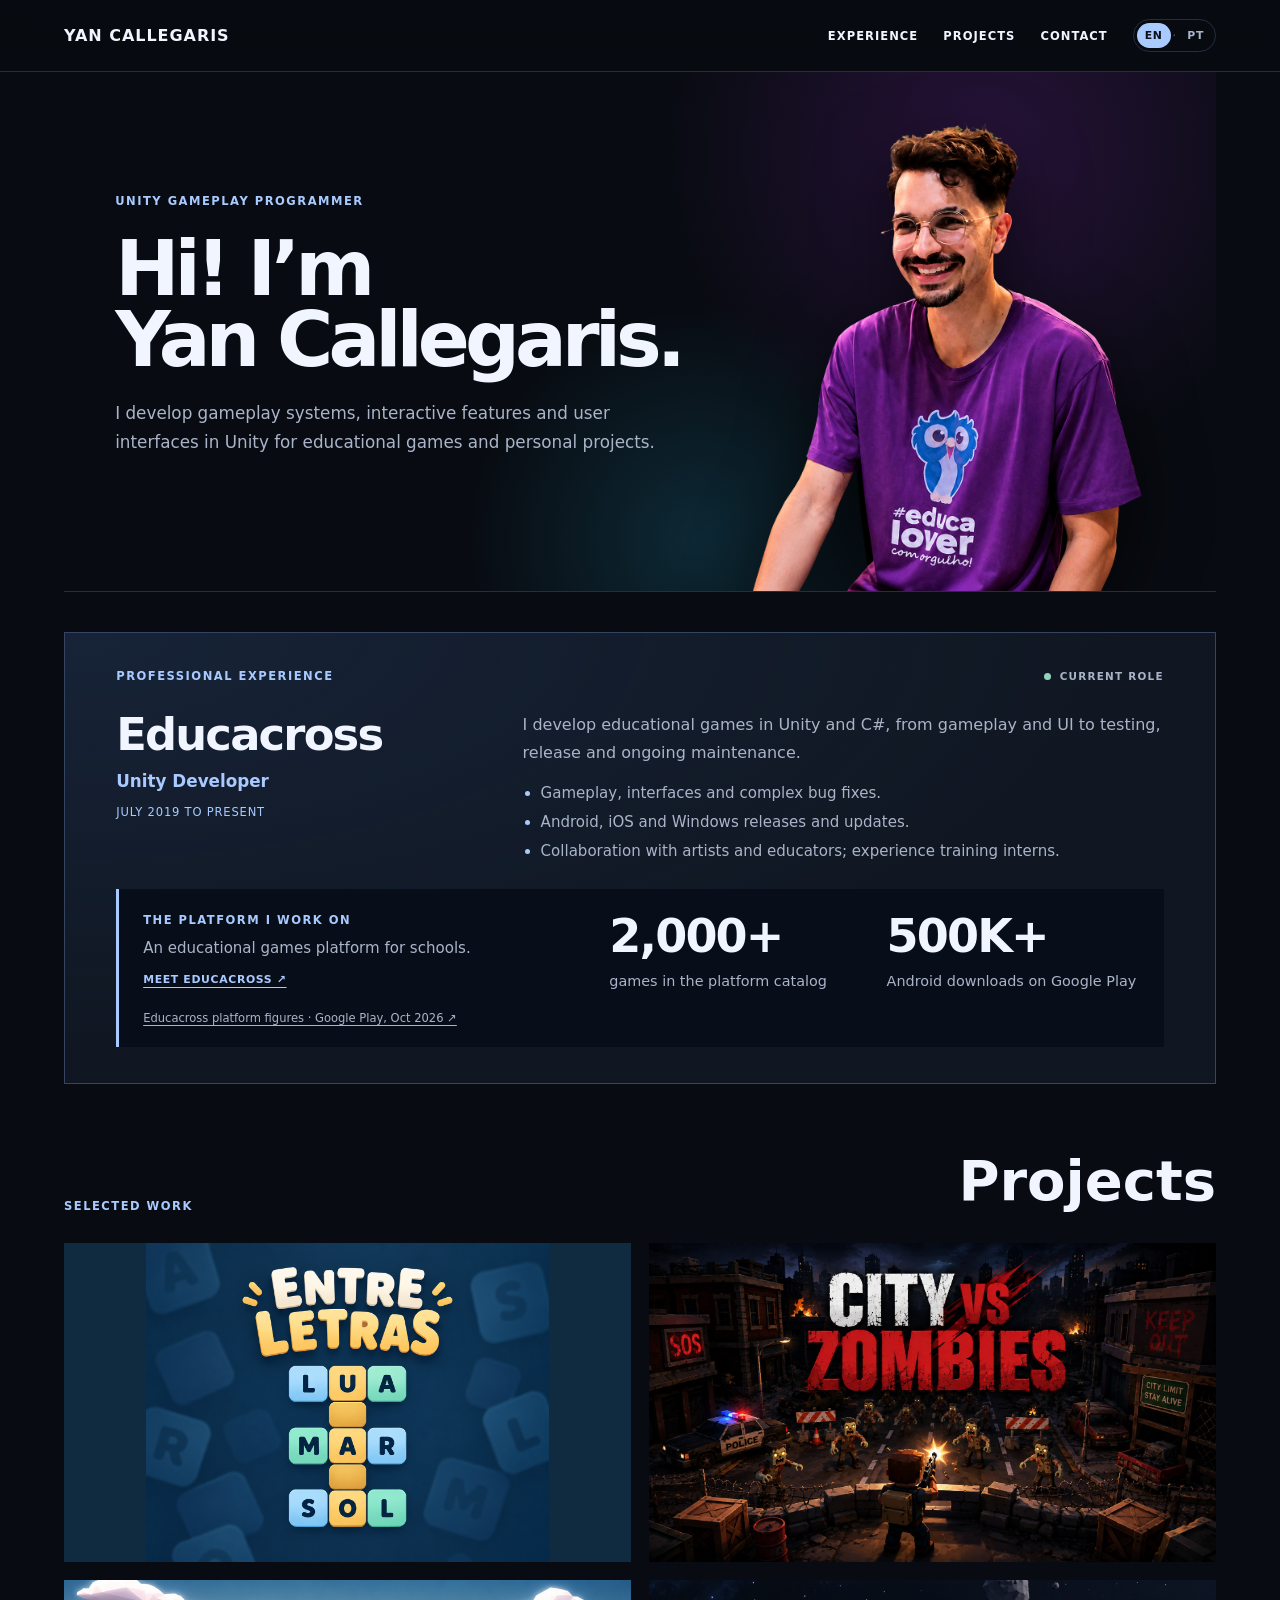
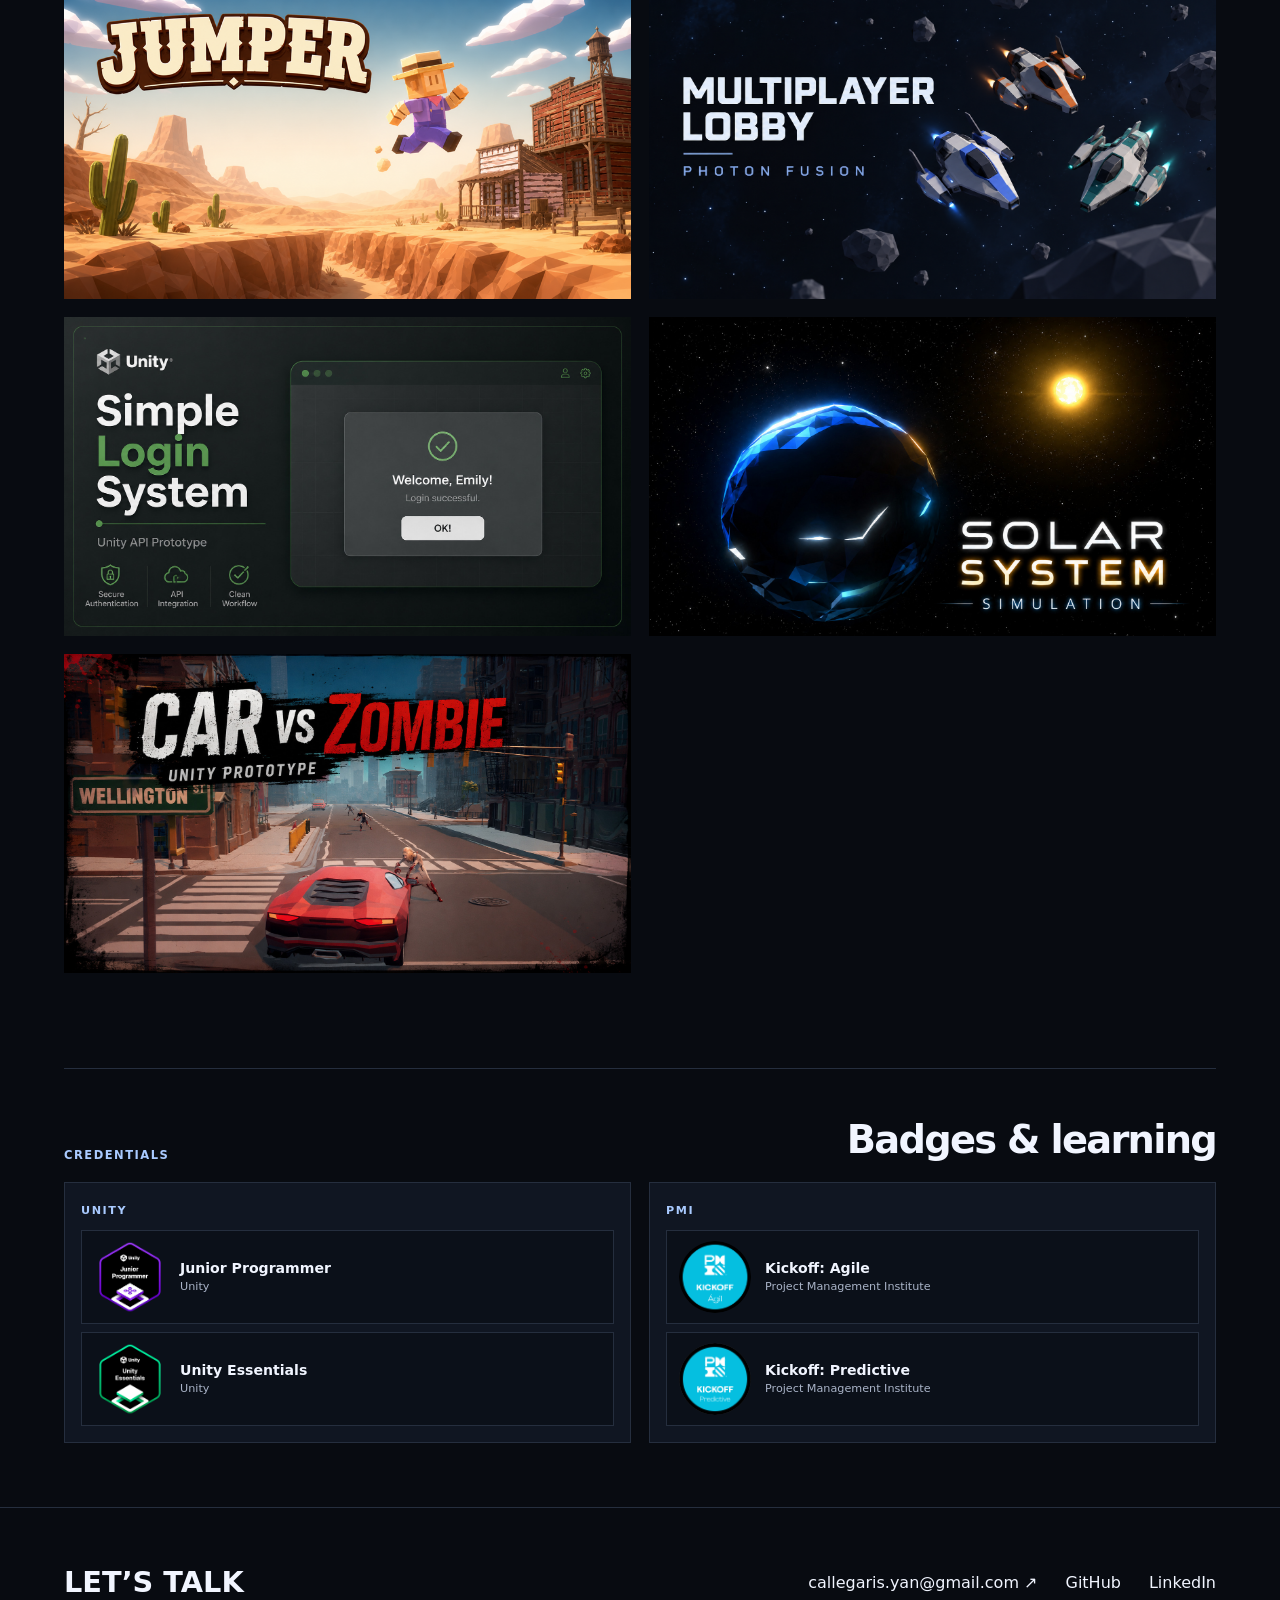
<file: index.html>
<!doctype html>
<html lang="en">
<head>
  <meta charset="utf-8">
  <meta name="viewport" content="width=device-width,initial-scale=1">
  <title>Yan Callegaris | Unity Gameplay Programmer</title>
  <link rel="stylesheet" href="style.css">
  <link rel="stylesheet" href="experience.css?v=3">
  <link rel="stylesheet" href="badges.css?v=07a7665">
  <link rel="stylesheet" href="city-project.css?v=8">
</head>
<body>
<header class="top">
  <a class="brand" href="index.html">YAN CALLEGARIS</a>
  <nav>
    <a href="#experience" data-i18n="navExperience">EXPERIENCE</a>
    <a href="#work" data-i18n="navProjects">PROJECTS</a>
    <a href="#contact" data-i18n="navContact">CONTACT</a>
    <div class="lang" role="group" aria-label="Language selector"><button type="button" data-language="en" aria-label="View in English">EN</button><b>·</b><button type="button" data-language="pt" aria-label="Ver em português">PT</button></div>
  </nav>
</header>
<main>
  <section class="intro">
    <div class="intro-copy"><span class="kicker" data-i18n="kicker">UNITY GAMEPLAY PROGRAMMER</span><h1 data-i18n="heroTitle">Hi! I’m<br>Yan Callegaris.</h1><p data-i18n="heroBody">I develop gameplay systems, interactive features and user interfaces in Unity for educational games and personal projects.</p></div>
    <img src="images/profile-cutout.png" alt="Yan Callegaris">
  </section>
  <section id="experience" class="career" aria-labelledby="career-title">
    <header class="career-heading"><span class="section-label" data-i18n="careerLabel">PROFESSIONAL EXPERIENCE</span><span class="career-status" data-i18n="currentRole">CURRENT ROLE</span></header>
    <div class="career-intro">
      <div><h2 id="career-title">Educacross</h2><p class="career-position" data-i18n="careerRole">Unity Developer</p><p class="career-tenure" data-i18n="careerPeriod">JULY 2019 TO PRESENT</p></div>
      <div class="career-summary"><p data-i18n="careerBrief">I develop educational games in Unity and C#, from gameplay and UI to testing, release and ongoing maintenance.</p><ul class="career-highlights"><li data-i18n="careerFocusQuality">Gameplay, interfaces and complex bug fixes.</li><li data-i18n="careerFocusDelivery">Android, iOS and Windows releases and updates.</li><li data-i18n="careerFocusTeam">Collaboration with artists and educators; experience training interns.</li></ul></div>
    </div>
    <aside class="career-scale" aria-labelledby="scale-title">
      <div><span class="section-label" id="scale-title" data-i18n="scaleLabel">THE PLATFORM I WORK ON</span><p data-i18n="scaleBrief">An educational games platform for schools.</p><a class="career-site" href="https://educacross.com.br/" target="_blank" rel="noreferrer" data-i18n="careerLink">MEET EDUCACROSS ↗</a></div>
      <div class="career-metrics"><div><strong data-i18n="scaleGamesNumber">2,000+</strong><span data-i18n="scaleGames">games in the platform catalog</span></div><div><strong data-i18n="scaleDownloadsNumber">500K+</strong><span data-i18n="scaleDownloads">Android downloads on Google Play</span></div></div>
      <a class="career-source" href="https://play.google.com/store/apps/details?id=com.CrossReality.EducaCrossMatematica" target="_blank" rel="noreferrer" data-i18n="scaleSourceBrief">Educacross platform figures · Google Play, Oct 2026 ↗</a>
    </aside>
  </section>
  <section id="work" class="work"><div class="work-heading"><span class="section-label" data-i18n="selectedWork">SELECTED WORK</span><h2 data-i18n="projectsTitle">Projects</h2></div>
    <div class="gallery">
      <article class="cover feature-cover contain-cover">
        <a class="feature-cover-main" href="project.html?id=crossword" aria-label="Entre Letras"><img src="images/projects/entre-letras.png" alt="Entre Letras"></a>
        <div class="feature-cover-content">
          <div><b data-project-title="crossword">Entre Letras</b><small data-project-short="crossword">Crossword puzzle · Unity / C#</small></div>
          <div class="feature-cover-actions"><a href="project.html?id=crossword" data-i18n="viewProject">VIEW PROJECT</a><a class="feature-play" href="https://yancallegaris.itch.io/entre-letras" target="_blank" rel="noreferrer" data-i18n="playGameShort">PLAY GAME ↗</a></div>
        </div>
      </article>
      <article class="cover feature-cover">
        <a class="feature-cover-main" href="project.html?id=zombie" aria-label="View City vs Zombies project"><img src="images/projects/city-vs-zombies.jpg" alt="City vs Zombies"></a>
        <div class="feature-cover-content">
          <div><b data-project-title="zombie">City vs Zombies</b><small data-project-short="zombie">Arcade survival · Unity / C#</small></div>
          <div class="feature-cover-actions"><a href="project.html?id=zombie" data-i18n="viewProject">VIEW PROJECT</a><a class="feature-play" href="https://yancallegaris.itch.io/city-vs-zombies" target="_blank" rel="noreferrer" data-i18n="playGameShort">PLAY GAME ↗</a></div>
        </div>
      </article>
      <a class="cover" href="project.html?id=jumper" aria-label="View Jumper project"><img src="images/projects/jumper.png" alt="Jumper"><span><b data-project-title="jumper">Jumper</b><small data-project-short="jumper">Arcade platformer · Unity / C#</small></span></a>
      <a class="cover" href="project.html?id=lobby" aria-label="Multiplayer Lobby"><img src="images/projects/lobby-spaceships.png" alt="Multiplayer Lobby · Photon Fusion"><span><b data-project-title="lobby">Multiplayer Lobby</b><small data-project-short="lobby">Photon Fusion · Shared Mode</small></span></a>
      <a class="cover" href="project.html?id=login"><img src="images/projects/login.jpg" alt="Simple Login System"><span><b data-project-title="login">Simple Login System</b><small data-project-short="login">UI · API · Authentication</small></span></a>
      <a class="cover" href="project.html?id=solar"><img src="images/projects/solar.jpg" alt="Solar System Simulation"><span><b data-project-title="solar">Solar System Simulation</b><small data-project-short="solar">Unity 3D · Simulation</small></span></a>
      <a class="cover" href="project.html?id=car"><img src="images/projects/car.jpg" alt="Car vs Zombie"><span><b data-project-title="car">Car vs Zombie</b><small data-project-short="car">Driving · Survival</small></span></a>
    </div>
  </section>
  <section class="credentials" id="credentials">
    <div class="credentials-heading"><span class="section-label" data-i18n="credentialsLabel">CREDENTIALS</span><h2 data-i18n="credentialsTitle">Badges &amp; learning</h2></div>
    <div class="badge-groups">
      <div class="badge-group">
        <span class="badge-issuer">UNITY</span>
        <div class="badge-row">
          <article class="badge-card"><img src="images/badges/unity-junior-programmer.png" alt="Unity Junior Programmer badge"><h3>Junior Programmer</h3><small>Unity</small></article>
          <article class="badge-card"><img src="images/badges/unity-essentials.png" alt="Unity Essentials badge"><h3>Unity Essentials</h3><small>Unity</small></article>
        </div>
      </div>
      <div class="badge-group">
        <span class="badge-issuer">PMI</span>
        <div class="badge-row">
          <article class="badge-card pmi"><img src="images/badges/pmi-kickoff-agile.png" alt="PMI Kickoff Agile badge"><h3>Kickoff: Agile</h3><small>Project Management Institute</small></article>
          <article class="badge-card pmi"><img src="images/badges/pmi-kickoff-predictive.png" alt="PMI Kickoff Predictive badge"><h3>Kickoff: Predictive</h3><small>Project Management Institute</small></article>
        </div>
      </div>
    </div>
  </section>
</main>
<footer id="contact"><b data-i18n="letsTalk">LET’S TALK</b><a href="mailto:callegaris.yan@gmail.com">callegaris.yan@gmail.com ↗</a><a href="https://github.com/YanCallegaris">GitHub</a><a href="https://www.linkedin.com/in/yan-falc%C3%A3o-callegaris-57275014b/">LinkedIn</a></footer>
<script src="i18n.js?v=16"></script>
</body>
</html>
</file>
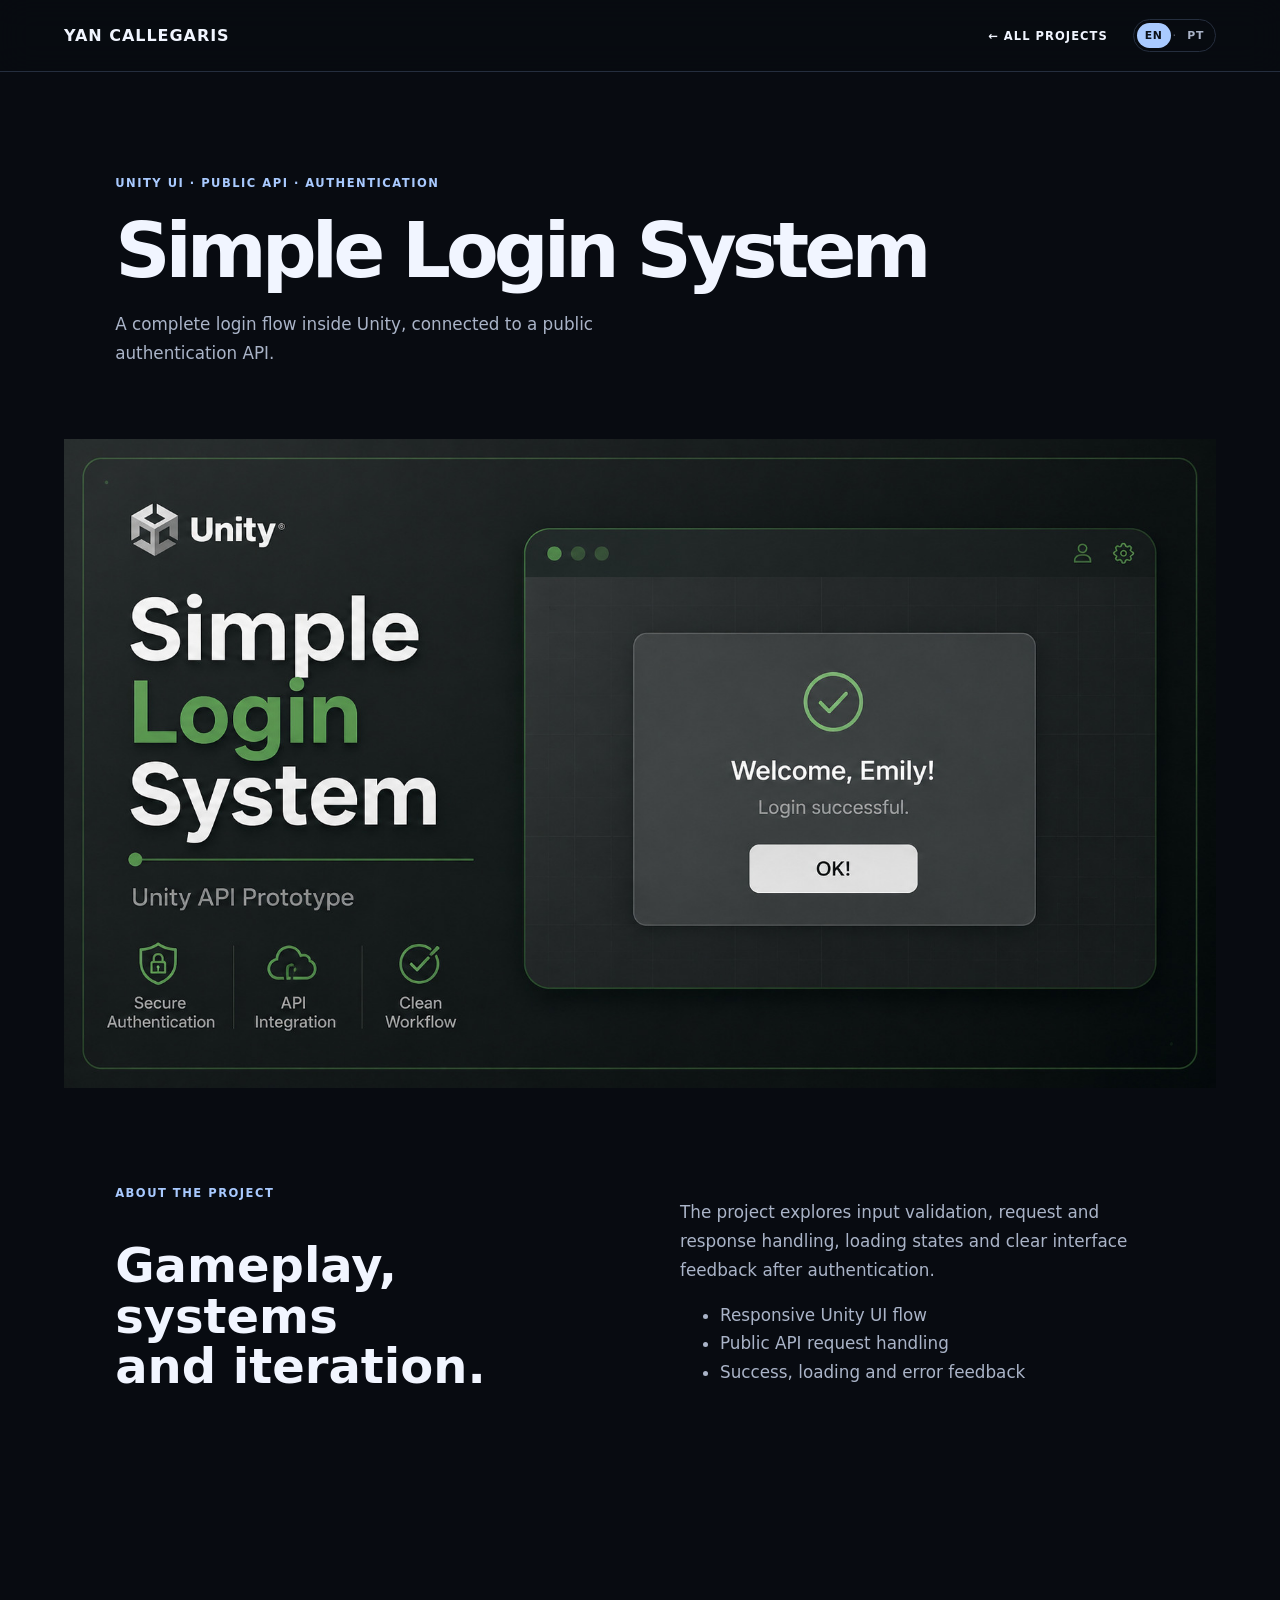
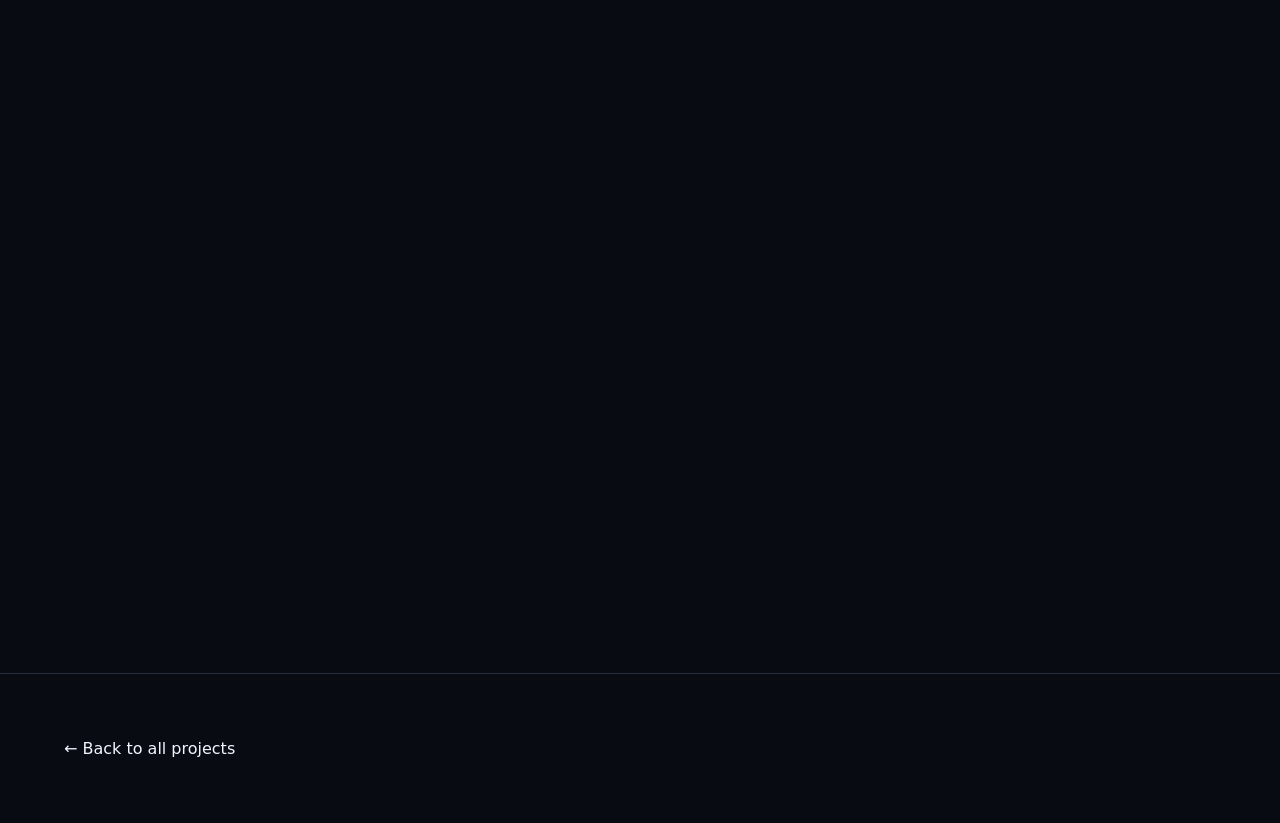
<file: project.html>
<!doctype html>
<html lang="en">
<head>
  <meta charset="utf-8">
  <meta name="viewport" content="width=device-width,initial-scale=1">
  <title>Project | Yan Callegaris</title>
  <link rel="stylesheet" href="style.css">
  <link rel="stylesheet" href="city-project.css?v=8">
</head>
<body>
<header class="top">
  <a class="brand" href="index.html">YAN CALLEGARIS</a>
  <nav><a href="index.html#work" data-i18n="allProjects">← ALL PROJECTS</a><div class="lang" role="group" aria-label="Language selector"><button type="button" data-language="en" aria-label="View in English">EN</button><b>·</b><button type="button" data-language="pt" aria-label="Ver em português">PT</button></div></nav>
</header>
<main class="detail" id="detail"></main>
<footer><a href="index.html#work" data-i18n="backProjects">← Back to all projects</a></footer>
<script src="i18n.js?v=16"></script>
<script src="projects.js?v=13"></script>
</body>
</html>
</file>
<file: style.css>
:root{--bg:#080b11;--panel:#101622;--text:#f1f5ff;--muted:#aab4c8;--line:#252e3e;--accent:#a9caff}*{box-sizing:border-box}html{scroll-behavior:smooth}body{margin:0;background:var(--bg);color:var(--text);font-family:Inter,system-ui,sans-serif}a{color:inherit;text-decoration:none}.top{height:72px;padding:0 max(5vw,28px);display:flex;align-items:center;justify-content:space-between;border-bottom:1px solid var(--line);position:sticky;top:0;background:#080b11e8;backdrop-filter:blur(16px);z-index:10}.brand{font-weight:850;letter-spacing:.06em}.top nav{display:flex;align-items:center;gap:25px;font-size:.72rem;font-weight:750;letter-spacing:.09em}.top nav a:hover{color:var(--accent)}.lang{border:1px solid var(--line);border-radius:50px;padding:3px;display:flex;align-items:center;gap:2px;color:var(--muted)}.lang b{font-weight:400;opacity:.45}.lang button{appearance:none;border:0;border-radius:50px;background:transparent;color:inherit;font:inherit;font-size:.68rem;font-weight:800;letter-spacing:.06em;padding:6px 8px;cursor:pointer;transition:background .2s ease,color .2s ease}.lang button:hover{color:var(--text)}.lang button.active{background:var(--accent);color:#0b1019}.lang button:focus-visible{outline:2px solid var(--accent);outline-offset:2px}main{width:min(1180px,90vw);margin:auto}.intro{height:520px;display:grid;grid-template-columns:1.1fr .9fr;align-items:end;overflow:hidden;border-bottom:1px solid var(--line);background:radial-gradient(circle at 80% 15%,#66228b55,transparent 32%),radial-gradient(circle at 55% 90%,#176a8350,transparent 30%)}.intro-copy{align-self:center;padding-left:4vw;max-width:650px}.kicker,.section-label,.detail-hero span{color:var(--accent);font-size:.72rem;font-weight:800;letter-spacing:.13em}.intro h1,.detail-hero h1{font-size:clamp(3.2rem,6vw,6.4rem);line-height:.93;letter-spacing:-.065em;margin:24px 0}.intro p,.detail-hero p{font-size:1.05rem;line-height:1.7;color:var(--muted);max-width:600px}.intro img{width:100%;height:100%;object-fit:contain;object-position:center bottom;filter:drop-shadow(0 25px 35px #0009)}.experience{display:grid;grid-template-columns:.5fr 1.7fr auto;gap:30px;align-items:center;padding:48px 4vw;border-bottom:1px solid var(--line)}.experience h2{margin:0 0 8px}.experience p{margin:0;color:var(--muted)}.experience>a{font-size:.75rem;font-weight:800;letter-spacing:.08em}.work{padding:95px 0}.work-heading{display:flex;align-items:end;justify-content:space-between;margin-bottom:30px}.work h2{font-size:3.5rem;margin:8px 0 0}.gallery{display:grid;grid-template-columns:repeat(2,1fr);gap:18px}.cover{aspect-ratio:16/9;position:relative;overflow:hidden;background:var(--panel)}.cover img{width:100%;height:100%;object-fit:cover;transition:transform .5s ease,filter .5s ease}.cover span{position:absolute;inset:auto 0 0;padding:50px 24px 22px;background:linear-gradient(transparent,#05070be8);transform:translateY(16px);opacity:0;transition:.28s ease}.cover b{display:block;font-size:1.35rem}.cover small{display:block;margin-top:7px;color:#d2d9e8;letter-spacing:.06em}.cover:hover img{transform:scale(1.035);filter:brightness(.75)}.cover:hover span{transform:none;opacity:1}footer{min-height:150px;padding:40px max(5vw,28px);border-top:1px solid var(--line);display:flex;align-items:center;gap:28px;flex-wrap:wrap}footer b{margin-right:auto;font-size:1.8rem}.detail{padding-bottom:100px}.detail-hero{padding:100px 4vw 55px}.detail-hero h1{max-width:850px}.play-link{display:inline-flex;margin-top:20px;padding:14px 20px;border:1px solid var(--accent);background:var(--accent);color:#0b1019;font-size:.75rem;font-weight:850;letter-spacing:.08em;transition:transform .2s ease,box-shadow .2s ease}.play-link:hover{transform:translateY(-2px);box-shadow:0 10px 30px #a9caff2b}.detail-cover{width:100%;max-height:680px;object-fit:cover}.case{display:grid;grid-template-columns:1fr 1fr;gap:80px;padding:90px 4vw}.case h2{font-size:3rem;line-height:1.05}.case p,.case li{color:var(--muted);font-size:1.05rem;line-height:1.7}.video{aspect-ratio:16/9}.video iframe{width:100%;height:100%;border:0}@media(max-width:720px){.top{height:auto;min-height:72px}.top nav{gap:10px}.top nav a:nth-child(2),.top nav a:nth-child(3){display:none}.intro{height:auto;grid-template-columns:1fr}.intro-copy{padding:70px 24px 0}.intro img{height:380px}.experience{grid-template-columns:1fr}.gallery{grid-template-columns:1fr}.cover span{opacity:1;transform:none}.case{grid-template-columns:1fr;gap:20px}.work{padding-top:65px}.detail-hero{padding-top:65px}}
</file>
<file: experience.css>
.career{margin-top:40px;padding:36px 4vw;border:1px solid #354460;scroll-margin-top:90px;background:radial-gradient(ellipse at 0 0,#243b6355,transparent 65%),#101722}
.career-tenure{margin-top:24px;color:var(--accent);font-size:.72rem;line-height:1.7;letter-spacing:.07em}
.career-scale{margin-top:26px;padding:20px 24px;background:#080e19;border-left:3px solid var(--accent);display:grid;grid-template-columns:1fr 1.2fr;gap:16px 24px}
.career-scale p{color:var(--muted);line-height:1.7;margin-bottom:0}
.career-metrics{display:grid;grid-template-columns:1fr 1fr;gap:24px;align-items:center}
.career-metrics strong{display:block;font-size:clamp(2rem,3.6vw,3rem);letter-spacing:-.04em;color:var(--text)}
.career-metrics span{display:block;font-size:.9rem;line-height:1.5;color:var(--muted);margin-top:8px}
.career-source{grid-column:1/-1;color:var(--muted);font-size:.72rem;line-height:1.6;text-decoration:underline;text-underline-offset:3px}
.career-work-title{font-size:1.6rem;margin:40px 0 0;letter-spacing:-.025em}
@media(max-width:800px){.career-scale{grid-template-columns:1fr;padding:22px}.career-metrics{gap:16px}.career{margin-top:24px}.career-metrics strong{font-size:2rem}}
.career-heading{display:flex;justify-content:space-between;align-items:center;gap:20px;margin-bottom:28px}
.career-status{display:inline-flex;align-items:center;gap:9px;color:var(--muted);font-size:.65rem;letter-spacing:.12em;font-weight:750}
.career-status::before{content:"";width:7px;height:7px;border-radius:50%;background:#91d4bc}
.career-intro{display:grid;grid-template-columns:.8fr 1.4fr;gap:40px;align-items:start}
.career-company{margin:0 0 16px;color:var(--accent);font-size:1.3rem;font-weight:750}
.career h2{margin:0;font-size:clamp(2rem,3.5vw,3.2rem);line-height:1.08;letter-spacing:-.04em;text-wrap:balance}
.career-summary h3{margin:4px 0 16px;font-size:1.12rem}
.career-summary p,.career-work p{margin:0;color:var(--muted);line-height:1.75}
.career-summary a{display:inline-block;margin-top:24px;padding-bottom:7px;border-bottom:1px solid #a9caff66;font-size:.72rem;font-weight:800;letter-spacing:.08em}
.career-summary a:hover{color:var(--accent)}
.career-summary a:focus-visible{outline:2px solid var(--accent);outline-offset:6px}
.career-work{display:grid;grid-template-columns:repeat(3,minmax(0,1fr));gap:28px;margin-top:48px}
.career-work article{border-top:2px solid #a9caff55;padding-top:22px}
.career-work h3{margin:0 0 12px;font-size:1.08rem;line-height:1.4}
.career-work p{font-size:.95rem}
.career-context{margin:36px 0 0;padding-top:24px;border-top:1px solid var(--line);color:var(--muted);font-size:.9rem;line-height:1.7;max-width:850px}
@media(max-width:800px){.career-intro{grid-template-columns:1fr;gap:28px}.career-work{grid-template-columns:1fr;gap:26px}.career{padding:56px 24px}.career-heading{align-items:flex-start}.career-status{flex-shrink:0;font-size:.6rem}.career-heading .section-label{font-size:.65rem}.career h2{max-width:600px}}
.career-position{margin:12px 0 0;color:var(--accent);font-size:1.05rem;font-weight:650}
.career-tenure{margin:12px 0 0}
.career-highlights{padding-left:18px;margin:14px 0 0;color:var(--muted);font-size:.94rem;line-height:1.6}
.career-highlights li+li{margin-top:5px}
.career-highlights li::marker{color:var(--accent)}
.career-scale p{font-size:.94rem;line-height:1.6;margin:8px 0}
.career-site{display:inline-block;color:var(--accent);font-size:.68rem;font-weight:800;letter-spacing:.06em;text-decoration:underline;text-underline-offset:4px}
.career a:focus-visible{outline:2px solid var(--accent);outline-offset:5px}
.career+.work{padding-top:56px}
@media(max-width:800px){.career{padding:28px 24px}.career-intro{gap:20px}.career-scale{padding:18px}.career-heading{flex-wrap:wrap;gap:12px;margin-bottom:24px}.career+.work{padding-top:40px}}
</file>
<file: badges.css>
.credentials {
  padding: 48px 0 64px;
  border-top: 1px solid var(--line);
}

.credentials-heading {
  display: flex;
  align-items: end;
  justify-content: space-between;
  gap: 24px;
  margin-bottom: 20px;
}

.credentials h2 {
  margin: 0;
  font-size: clamp(1.8rem, 3vw, 2.6rem);
  letter-spacing: -.045em;
}

.badge-groups {
  display: grid;
  grid-template-columns: repeat(2, 1fr);
  gap: 18px;
}

.badge-group {
  padding: 16px;
  border: 1px solid var(--line);
  background: var(--panel);
}

.badge-issuer {
  color: var(--accent);
  font-size: .7rem;
  font-weight: 850;
  letter-spacing: .14em;
}

.badge-row {
  display: grid;
  grid-template-columns: 1fr;
  gap: 8px;
  margin-top: 12px;
}

.badge-card {
  display: grid;
  grid-template-columns: 72px 1fr;
  align-items: center;
  column-gap: 14px;
  min-width: 0;
  padding: 10px 12px;
  border: 1px solid var(--line);
  background: #0b1019;
  text-align: left;
}

.badge-card img {
  display: block;
  grid-row: 1 / span 2;
  width: 72px;
  aspect-ratio: 1;
  margin: 0;
  object-fit: contain;
  transition: transform .25s ease;
}

.badge-card.pmi img {
  border-radius: 50%;
}

.badge-card:hover img {
  transform: translateY(-4px);
}

.badge-card h3 {
  margin: 0;
  align-self: end;
  font-size: .88rem;
}

.badge-card small {
  display: block;
  align-self: start;
  min-height: 0;
  margin-top: 4px;
  color: var(--muted);
  font-size: .7rem;
  line-height: 1.2;
}

@media (max-width: 820px) {
  .badge-groups { grid-template-columns: 1fr; }
}

@media (max-width: 520px) {
  .credentials-heading { align-items: start; flex-direction: column; }
  .badge-group { padding: 12px; }
}
</file>
<file: city-project.css>
/* City vs Zombies experiment: scoped so the other project cards and pages keep their current layout. */
.contain-cover{background:#102b40}
.contain-cover .feature-cover-main img,.city-cover.contain-cover img{object-fit:contain}
.city-cover.contain-cover img{max-height:560px}
.contain-cover .feature-cover-content{padding-top:28px}
.feature-cover-main {
  position: absolute;
  inset: 0;
  z-index: 1;
}

.feature-cover-main img {
  width: 100%;
  height: 100%;
  object-fit: cover;
}

.feature-cover-content {
  position: absolute;
  inset: auto 0 0;
  z-index: 2;
  display: flex;
  align-items: end;
  justify-content: space-between;
  gap: 20px;
  padding: 64px 22px 20px;
  background: linear-gradient(transparent, #05070bf2);
  opacity: 0;
  transform: translateY(14px);
  pointer-events: none;
  transition: opacity .28s ease, transform .28s ease;
}

.feature-cover:hover .feature-cover-content,
.feature-cover:focus-within .feature-cover-content {
  opacity: 1;
  transform: none;
}

.feature-cover-content b {
  display: block;
  font-size: 1.35rem;
}

.feature-cover-content small {
  display: block;
  margin-top: 7px;
  color: #d2d9e8;
  letter-spacing: .06em;
}

.feature-cover-actions {
  display: flex;
  flex: 0 0 auto;
  gap: 8px;
  pointer-events: auto;
}

.feature-cover-actions a {
  padding: 10px 12px;
  border: 1px solid #ffffff35;
  background: #111722e8;
  font-size: .66rem;
  font-weight: 850;
  letter-spacing: .07em;
  transition: border-color .2s ease, background .2s ease, color .2s ease;
}

.feature-cover-actions a:hover {
  border-color: var(--accent);
}

.feature-cover-actions .feature-play {
  border-color: var(--accent);
  background: var(--accent);
  color: #0b1019;
}

.city-detail {
  --city-surface: #0d131e;
  --city-surface-raised: #121a28;
  --city-gutter: clamp(24px, 7vw, 96px);
}

.city-hero {
  display: grid;
  grid-template-columns: minmax(0, 1fr) auto;
  gap: 60px;
  align-items: end;
  padding: 110px 4vw 64px;
}

.city-hero-copy {
  max-width: 820px;
}

.city-hero h1 {
  max-width: 850px;
  margin: 22px 0;
  font-size: clamp(3.8rem, 8vw, 7.6rem);
  line-height: .88;
  letter-spacing: -.07em;
}

.city-hero p {
  max-width: 680px;
  margin: 0;
  color: var(--muted);
  font-size: 1.08rem;
  line-height: 1.75;
}

.city-hero .play-link {
  margin-top: 32px;
  padding: 16px 22px;
}

.city-hero-tech {
  min-width: 170px;
  padding: 20px 0 4px;
  border-top: 1px solid var(--line);
}

.city-hero-tech > span {
  color: var(--accent);
  font-size: .64rem;
  font-weight: 850;
  letter-spacing: .13em;
}

.city-hero-tech div {
  display: flex;
  flex-wrap: wrap;
  gap: 7px;
  margin-top: 14px;
}

.city-hero-tech div span {
  padding: 8px 10px;
  border: 1px solid var(--line);
  color: #dbe3f2;
  font-size: .72rem;
  font-weight: 750;
}

.city-cover {
  position: relative;
  margin: 0;
  overflow: hidden;
  border-block: 1px solid var(--line);
}

.city-cover::after {
  position: absolute;
  inset: 0;
  background: linear-gradient(90deg, #080b111f, transparent 45%, #080b1129);
  content: "";
  pointer-events: none;
}

.city-cover img {
  display: block;
  width: 100%;
  aspect-ratio: 16 / 9;
  object-fit: cover;
}

.project-snapshot {
  display: grid;
  grid-template-columns: 1.35fr .8fr .8fr;
  border-bottom: 1px solid var(--line);
  background: var(--city-surface);
}

.project-snapshot > div {
  min-width: 0;
  padding: 30px 4vw;
  border-right: 1px solid var(--line);
}

.project-snapshot > div:last-child {
  border-right: 0;
}

.project-snapshot span {
  display: block;
  margin-bottom: 10px;
  color: var(--accent);
  font-size: .64rem;
  font-weight: 850;
  letter-spacing: .13em;
}

.project-snapshot strong {
  display: block;
  max-width: 420px;
  font-size: .98rem;
  line-height: 1.45;
}

.project-overview {
  padding: 110px var(--city-gutter);
}

.project-overview h2,
.contribution-showcase h2,
.development-section h2,
.city-video h2 {
  margin: 0;
  font-size: clamp(2.5rem, 5vw, 5.2rem);
  line-height: .98;
  letter-spacing: -.055em;
  text-wrap: balance;
}

.project-overview > .section-label,
.contribution-showcase header > .section-label,
.development-section header > .section-label {
  display: flex;
  align-items: center;
  width: fit-content;
  gap: 14px;
  margin-bottom: 24px;
}

.project-overview > .section-label::after,
.contribution-showcase header > .section-label::after,
.development-section header > .section-label::after {
  width: clamp(32px, 4vw, 56px);
  height: 1px;
  background: var(--accent);
  opacity: .55;
  content: "";
}

.project-overview > div {
  max-width: 860px;
}

.project-overview p {
  max-width: 760px;
  margin: 24px 0 0;
  color: var(--muted);
  font-size: 1.12rem;
  line-height: 1.8;
}

.contribution-showcase {
  padding: 105px var(--city-gutter);
  background: var(--city-surface);
  border-block: 1px solid var(--line);
}

.contribution-showcase header {
  max-width: 860px;
  margin-bottom: 60px;
}

.contribution-grid {
  display: grid;
  grid-template-columns: repeat(2, minmax(0, 1fr));
  border-top: 1px solid var(--line);
  border-left: 1px solid var(--line);
}

.contribution-area {
  min-height: 295px;
  padding: 30px;
  border-right: 1px solid var(--line);
  border-bottom: 1px solid var(--line);
  background: linear-gradient(145deg, #121a28, #0d131e 70%);
}

.contribution-area > span,
.development-stage > span {
  display: inline-flex;
  align-items: center;
  justify-content: center;
  width: 42px;
  height: 42px;
  border: 1px solid #a9caff66;
  color: var(--accent);
  font-size: .7rem;
  font-weight: 850;
  letter-spacing: .08em;
}

.contribution-area h3,
.development-stage h3 {
  margin: 48px 0 16px;
  font-size: clamp(1.5rem, 2.4vw, 2.25rem);
  line-height: 1.05;
  letter-spacing: -.035em;
}

.contribution-area p,
.development-section header p,
.development-stage p {
  margin: 0;
  color: var(--muted);
  line-height: 1.72;
}

.development-section {
  padding: 115px var(--city-gutter);
  background:
    radial-gradient(circle at 92% 15%, #66228b30, transparent 32%),
    radial-gradient(circle at 8% 85%, #176a8336, transparent 28%);
}

.development-section header {
  max-width: 860px;
}

.development-section header h2 {
  margin-top: 0;
}

.development-section header p {
  max-width: 720px;
  margin-top: 28px;
  font-size: 1.06rem;
}

.development-timeline {
  display: grid;
  grid-template-columns: repeat(3, minmax(0, 1fr));
  margin-top: 72px;
  border-top: 1px solid var(--line);
}

.development-stage {
  position: relative;
  padding: 30px 30px 0 0;
}

.development-stage:not(:last-child) {
  margin-right: 30px;
  border-right: 1px solid var(--line);
}

.development-stage::before {
  position: absolute;
  top: -5px;
  left: 0;
  width: 9px;
  height: 9px;
  border-radius: 50%;
  background: var(--accent);
  box-shadow: 0 0 20px #a9caffb3;
  content: "";
}

.development-stage h3 {
  margin-top: 36px;
}

.city-video {
  padding: 0 var(--city-gutter) 105px;
}

.city-video header {
  margin-bottom: 28px;
}

.city-video header h2 {
  font-size: clamp(2.4rem, 4vw, 4rem);
  text-align: left;
}

.city-video .video {
  border: 1px solid var(--line);
  background: #000;
}

.city-final-cta {
  padding: 48px var(--city-gutter) 105px;
  border-top: 1px solid var(--line);
  text-align: center;
}

.final-play {
  margin: 0;
}

.project-media-caption,
.project-access-note {
  color: var(--muted);
  font-size: .95rem;
  line-height: 1.7;
}

.project-media-caption {
  margin: 16px 0 0;
}

.project-access-note {
  max-width: 650px;
  margin: 24px auto 0;
}

@media (max-width: 900px) {
  .feature-cover-content {
    align-items: start;
    flex-direction: column;
    gap: 14px;
  }

  .city-hero {
    grid-template-columns: 1fr;
    gap: 40px;
  }

  .city-hero-tech {
    max-width: 340px;
  }

  .development-timeline {
    grid-template-columns: 1fr;
    border-top: 0;
  }

  .development-stage,
  .development-stage:not(:last-child) {
    margin: 0;
    padding: 28px 0;
    border-top: 1px solid var(--line);
    border-right: 0;
  }

  .development-stage::before {
    top: -5px;
  }
}

@media (max-width: 720px), (hover: none) {
  .feature-cover-content {
    opacity: 1;
    transform: none;
  }

  .city-hero {
    padding: 72px 24px 48px;
  }

  .city-hero h1 {
    font-size: clamp(3.5rem, 18vw, 5.4rem);
  }

  .project-snapshot {
    grid-template-columns: 1fr;
  }

  .project-snapshot > div {
    padding: 20px 24px;
    border-right: 0;
    border-bottom: 1px solid var(--line);
  }

  .project-snapshot > div:last-child {
    border-bottom: 0;
  }

  .project-overview,
  .contribution-showcase,
  .development-section,
  .city-video,
  .city-final-cta {
    padding-right: 24px;
    padding-left: 24px;
  }

  .project-overview,
  .contribution-showcase,
  .development-section {
    padding-top: 72px;
    padding-bottom: 72px;
  }

  .contribution-grid {
    grid-template-columns: 1fr;
  }

  .contribution-area {
    min-height: 0;
  }

  .city-video {
    padding-bottom: 72px;
  }

  .city-final-cta {
    padding-top: 40px;
    padding-bottom: 72px;
  }

  .city-video header h2 {
    text-align: left;
  }
}

@media (max-width: 480px) {
  .feature-cover-actions {
    width: 100%;
  }

  .feature-cover-actions a {
    flex: 1;
    text-align: center;
  }

  .project-overview h2,
  .contribution-showcase h2,
  .development-section h2,
  .city-video h2 {
    font-size: 2.55rem;
  }

  .contribution-area {
    padding: 24px;
  }
}
</file>
